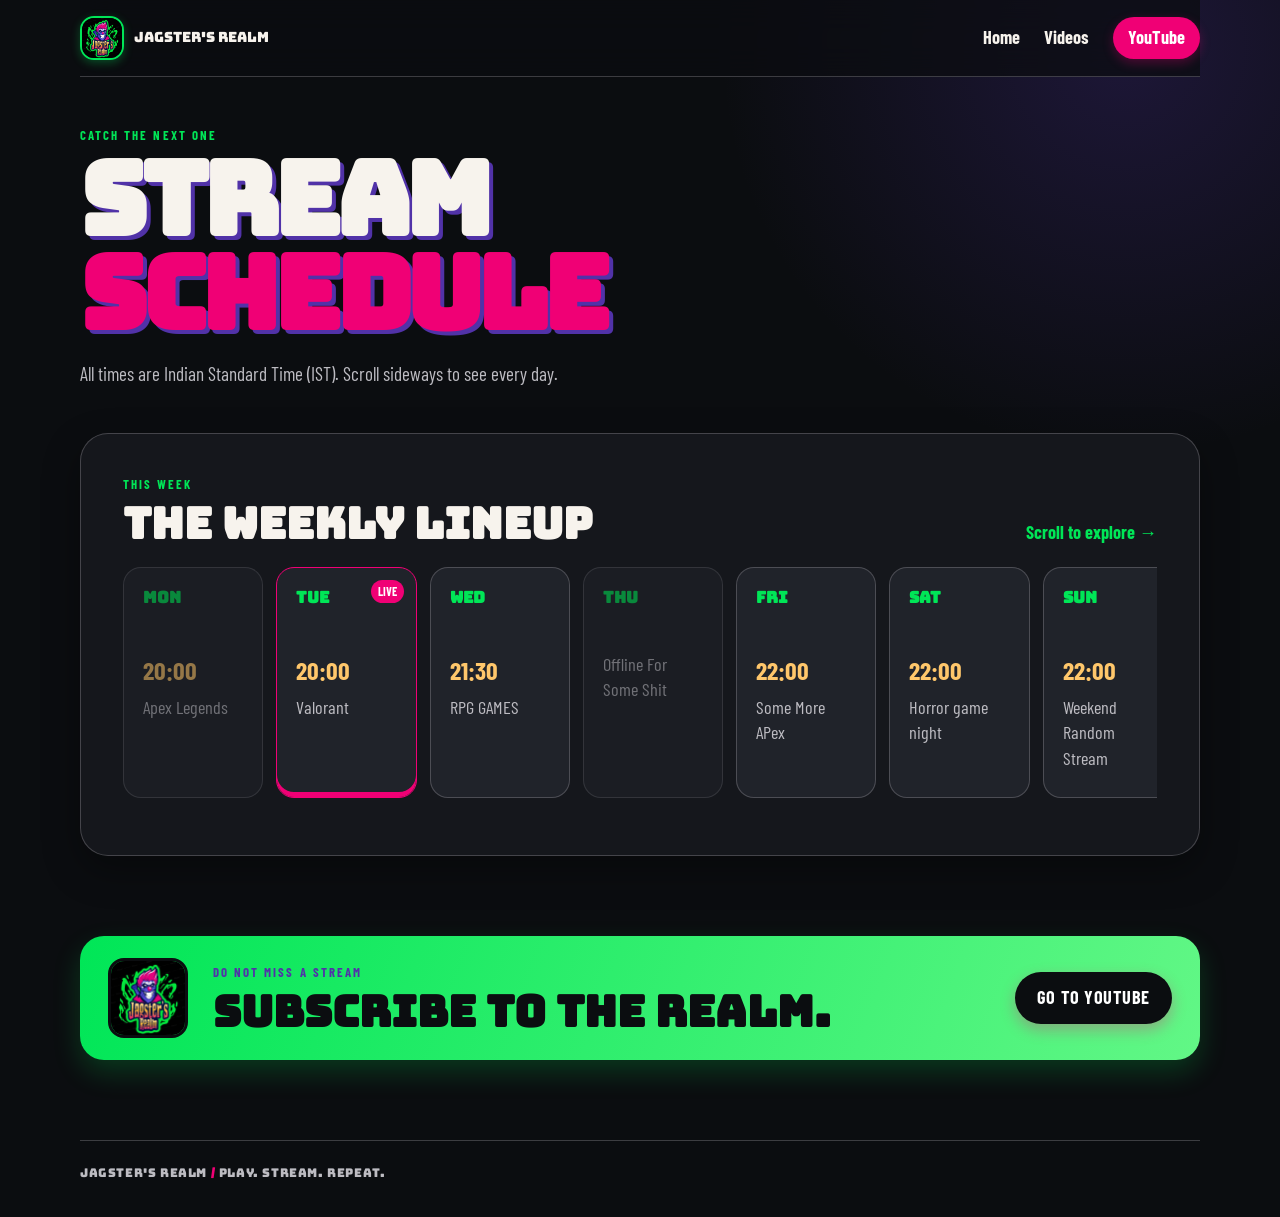
<file: games.html>
<!DOCTYPE html>
<html lang="en">
<head>
    <meta charset="UTF-8">
    <meta name="viewport" content="width=device-width, initial-scale=1.0">
    <title>Stream Schedule | Jagster's Realm</title>
    <link rel="preconnect" href="https://fonts.googleapis.com">
    <link rel="preconnect" href="https://fonts.gstatic.com" crossorigin>
    <link href="https://fonts.googleapis.com/css2?family=Barlow+Condensed:wght@400;600;700&family=Bungee&display=swap" rel="stylesheet">
    <link rel="stylesheet" href="style.css">
</head>
<body>
    <header class="site-header">
        <a class="brand" href="index.html"><img src="jagsters-realm-logo.jpg" alt="Jagster's Realm logo"><span>JAGSTER'S REALM</span></a>
        <nav aria-label="Main navigation"><a href="index.html">Home</a><a href="index.html#videos">Videos</a><a class="nav-youtube" href="https://www.youtube.com/@JagstersRealmYT" target="_blank" rel="noopener noreferrer">YouTube</a></nav>
    </header>
    <main class="schedule-page">
        <section class="page-intro">
            <p class="eyebrow">CATCH THE NEXT ONE</p>
            <h1>STREAM<br><span>SCHEDULE</span></h1>
            <p>All times are Indian Standard Time (IST). Scroll sideways to see every day.</p>
        </section>
        <section class="schedule-panel" aria-labelledby="schedule-title">
            <div class="section-title">
                <div><p class="eyebrow">THIS WEEK</p><h2 id="schedule-title">The weekly lineup</h2></div>
                <span class="scroll-hint">Scroll to explore <span aria-hidden="true">&rarr;</span></span>
            </div>
            <!-- Update each game name and time below when your streaming schedule changes. -->
            <div class="schedule-scroll" role="region" aria-label="Weekly streaming schedule" tabindex="0">
                <div class="calendar">
                    <article class="day-card off"><h3>MON</h3><time datetime="16:00">20:00</time><p>Apex Legends</p></article>
                    <article class="day-card featured"><h3>TUE</h3><time datetime="17:00">20:00</time><p>Valorant</p><span>LIVE</span></article>
                    <article class="day-card"><h3>WED</h3><time datetime="19:30">21:30</time><p>RPG GAMES</p></article>
                    <article class="day-card off"><h3>THU</h3><p>Offline For Some Shit</p></article>
                    <article class="day-card"><h3>FRI</h3><time datetime="17:00">22:00</time><p>Some More APex</p></article>
                    <article class="day-card"><h3>SAT</h3><time datetime="18:00">22:00</time><p>Horror game night</p></article>
                    <article class="day-card"><h3>SUN</h3><time datetime="17:00">22:00</time><p>Weekend Random Stream</p></article>
                </div>
            </div>
        </section>
        <section class="schedule-cta">
            <img src="jagsters-realm-logo.jpg" alt="" aria-hidden="true">
            <div><p class="eyebrow">DO NOT MISS A STREAM</p><h2>Subscribe to the realm.</h2></div>
            <a class="button button-pink" href="https://www.youtube.com/@JagstersRealmYT" target="_blank" rel="noopener noreferrer">Go to YouTube</a>
        </section>
    </main>
    <footer>JAGSTER'S REALM <span> / </span> PLAY. STREAM. REPEAT.</footer>
</body>
</html>
</file>
<file: style.css>
:root { --background: #0b0d10; --surface: #15171c; --surface-bright: #20232a; --ink: #f7f3ed; --muted: #bdbcc2; --green: #00e657; --pink: #f00075; --purple: #5132a8; --gold: #ffc76b; --outline: rgba(199, 197, 204, .26); --shadow: 0 14px 36px rgba(0, 0, 0, .34); }
* { box-sizing: border-box; } html { scroll-behavior: smooth; } body { background: radial-gradient(circle at 88% 4%, rgba(81,50,168,.26), transparent 25%), var(--background); color: var(--ink); font-family: "Barlow Condensed", Arial, sans-serif; font-size: 1.14rem; line-height: 1.4; margin: 0; min-height: 100vh; }
.site-header, main, footer { margin-inline: auto; width: min(1120px, calc(100% - 40px)); }.site-header { align-items: center; backdrop-filter: blur(16px); background: rgba(11,13,16,.75); border-bottom: 1px solid var(--outline); display: flex; justify-content: space-between; padding: 16px 0; position: sticky; top: 0; z-index: 10; }.brand { align-items: center; color: var(--ink); display: flex; font-family: "Bungee", cursive; font-size: .88rem; gap: 10px; text-decoration: none; }.brand img { border: 2px solid var(--green); border-radius: 14px; box-shadow: 0 3px 10px rgba(0,230,87,.3); height: 44px; object-fit: cover; width: 44px; }nav { align-items: center; display: flex; gap: 24px; }nav a { color: var(--ink); font-weight: 700; text-decoration: none; }nav a:hover, .text-link:hover { color: var(--green); }.nav-youtube { background: var(--pink); border-radius: 999px; box-shadow: 0 4px 11px rgba(240,0,117,.28); color: white; padding: 8px 15px; }
.hero { align-items: center; display: grid; gap: 38px; grid-template-columns: 1.1fr .9fr; min-height: 570px; padding: 60px 5%; position: relative; }.hero::before { background: radial-gradient(circle, rgba(0,230,87,.22), transparent 64%); content: ""; height: 500px; position: absolute; right: -12%; top: 2%; width: 500px; z-index: -1; }.eyebrow { color: var(--green); font-size: .8rem; font-weight: 700; letter-spacing: .16em; margin: 0 0 8px; }.hero h1, .page-intro h1 { font-family: "Bungee", cursive; font-size: clamp(3.2rem, 8vw, 6.8rem); letter-spacing: -.05em; line-height: .92; margin: 0; text-shadow: 4px 4px 0 var(--purple); }.hero h1 span, .page-intro h1 span { color: var(--pink); }.hero-text { color: var(--muted); font-size: 1.35rem; max-width: 460px; }.hero-actions { align-items: center; display: flex; flex-wrap: wrap; gap: 22px; margin-top: 30px; }.button { border-radius: 999px; display: inline-block; font-weight: 700; letter-spacing: .03em; padding: 13px 22px; text-decoration: none; text-transform: uppercase; transition: transform .2s, box-shadow .2s; }.button:hover { transform: translateY(-2px); }.button-pink { background: var(--pink); box-shadow: 0 6px 15px rgba(240,0,117,.3); color: white; }.button-pink:hover { background: #ff2b93; box-shadow: 0 10px 22px rgba(240,0,117,.42); }.text-link { color: var(--gold); font-weight: 700; text-decoration: none; }.hero-logo-wrap { display: grid; place-items: center; }.hero-logo { border: 5px solid var(--green); border-radius: 32px; box-shadow: 0 18px 40px rgba(0,0,0,.5), 13px 13px 0 var(--purple); max-width: min(100%, 370px); transform: rotate(3deg); }
.stats { background: var(--surface); border: 1px solid var(--outline); border-radius: 24px; box-shadow: var(--shadow); display: grid; grid-template-columns: repeat(3, 1fr); margin-bottom: 90px; overflow: hidden; }.stats p { border-right: 1px solid var(--outline); margin: 0; padding: 24px 28px; }.stats p:last-child { border: 0; }.stats strong { color: var(--gold); display: block; font-family: "Bungee", cursive; font-size: .82rem; }.stats span { color: var(--muted); font-size: .95rem; }.videos, .schedule-panel { margin-bottom: 80px; }.section-title { align-items: end; display: flex; justify-content: space-between; gap: 20px; margin-bottom: 22px; }.section-title h2, .schedule-cta h2 { font-family: "Bungee", cursive; font-size: clamp(1.6rem, 4vw, 2.7rem); line-height: 1; margin: 0; }.video-frame { aspect-ratio: 16 / 9; background: var(--surface); border: 1px solid var(--outline); border-radius: 28px; box-shadow: var(--shadow); overflow: hidden; }.video-frame iframe { border: 0; height: 100%; width: 100%; }.video-placeholder { align-items: center; display: flex; gap: clamp(25px, 5vw, 58px); justify-content: center; padding: 6%; }.video-placeholder img { border: 3px solid var(--green); border-radius: 50%; box-shadow: 0 0 0 8px rgba(0,230,87,.1); height: min(25vw, 180px); object-fit: cover; width: min(25vw, 180px); }.video-placeholder h3 { font-family: "Bungee", cursive; font-size: clamp(1.4rem, 3vw, 2.3rem); line-height: 1.1; margin: 0; }.video-placeholder p:not(.eyebrow) { color: var(--muted); max-width: 370px; }
.schedule-page { padding-top: 50px; }.page-intro { margin-bottom: 46px; }.page-intro > p:last-child { color: var(--muted); font-size: 1.2rem; }.schedule-panel { background: var(--surface); border: 1px solid var(--outline); border-radius: 28px; box-shadow: var(--shadow); padding: clamp(22px, 4vw, 42px); }.scroll-hint { color: var(--green); font-weight: 700; }.schedule-scroll { overflow-x: auto; padding-bottom: 15px; scrollbar-color: var(--green) var(--surface-bright); scrollbar-width: thin; }.calendar { display: grid; gap: 13px; grid-template-columns: repeat(7, minmax(140px, 1fr)); min-width: 1060px; }.day-card { background: var(--surface-bright); border: 1px solid var(--outline); border-radius: 18px; min-height: 200px; padding: 19px; position: relative; transition: transform .2s, border-color .2s; }.day-card:hover { border-color: var(--green); transform: translateY(-4px); }.day-card h3 { color: var(--green); font-family: "Bungee", cursive; font-size: 1rem; margin: 0 0 42px; }.day-card time { color: var(--gold); display: block; font-size: 1.6rem; font-weight: 700; }.day-card p { color: var(--muted); margin: 7px 0; }.day-card.featured { border-color: var(--pink); box-shadow: inset 0 -5px var(--pink); }.day-card.featured span { background: var(--pink); border-radius: 999px; color: white; font-size: .75rem; font-weight: 700; padding: 3px 7px; position: absolute; right: 12px; top: 12px; }.day-card.off { opacity: .55; }.schedule-cta { align-items: center; background: linear-gradient(110deg, var(--green), #62f786); border-radius: 24px; box-shadow: 0 12px 28px rgba(0,230,87,.2); color: var(--background); display: grid; gap: 25px; grid-template-columns: auto 1fr auto; margin-bottom: 80px; padding: 22px 28px; }.schedule-cta img { border: 3px solid var(--background); border-radius: 16px; height: 80px; object-fit: cover; width: 80px; }.schedule-cta .eyebrow { color: var(--purple); }.schedule-cta .button { background: var(--background); color: white; }.schedule-cta .button:hover { background: var(--pink); }
footer { border-top: 1px solid var(--outline); color: var(--muted); font-family: "Bungee", cursive; font-size: .75rem; letter-spacing: .05em; padding: 24px 0 35px; }footer span { color: var(--pink); }.video-status { color: var(--muted); font-size: 1rem; margin: 14px 0 0; }
@media (max-width: 700px) { .site-header { align-items: flex-start; gap: 18px; }.brand span { display: none; }nav { gap: 13px; }nav a { font-size: 1rem; }.nav-youtube { padding: 6px 9px; }.hero { grid-template-columns: 1fr; min-height: 0; padding: 50px 0 65px; }.hero-logo-wrap { grid-row: 1; margin-bottom: 40px; }.hero-logo { max-width: 225px; }.stats { border-radius: 20px; grid-template-columns: 1fr; margin-bottom: 60px; }.stats p { border-bottom: 1px solid var(--outline); border-right: 0; }.stats p:last-child { border-bottom: 0; }.section-title { align-items: flex-start; flex-direction: column; }.video-frame { aspect-ratio: auto; }.video-placeholder { flex-direction: column; padding: 42px 25px; text-align: center; }.video-placeholder img { height: 125px; width: 125px; }.schedule-cta { grid-template-columns: auto 1fr; }.schedule-cta .button { grid-column: 1 / -1; text-align: center; }.scroll-hint { font-size: .95rem; } }
</file>
